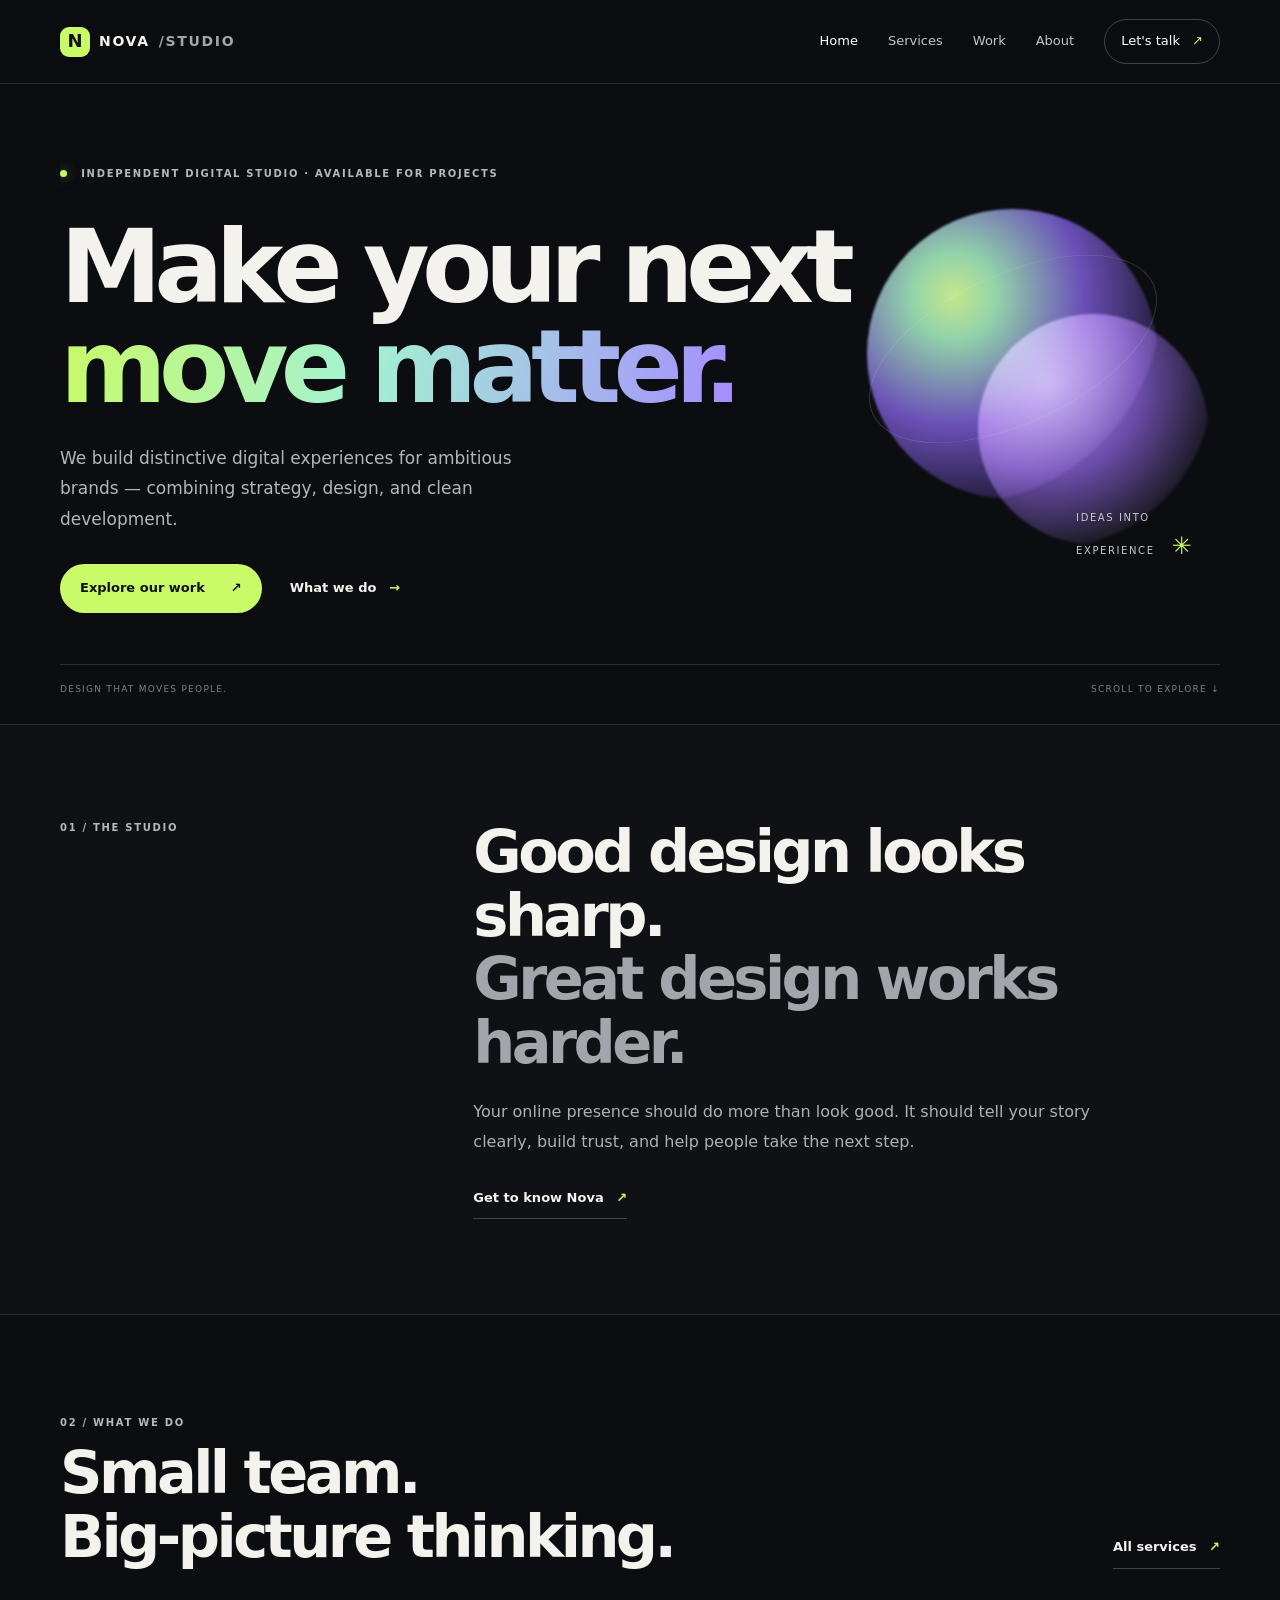
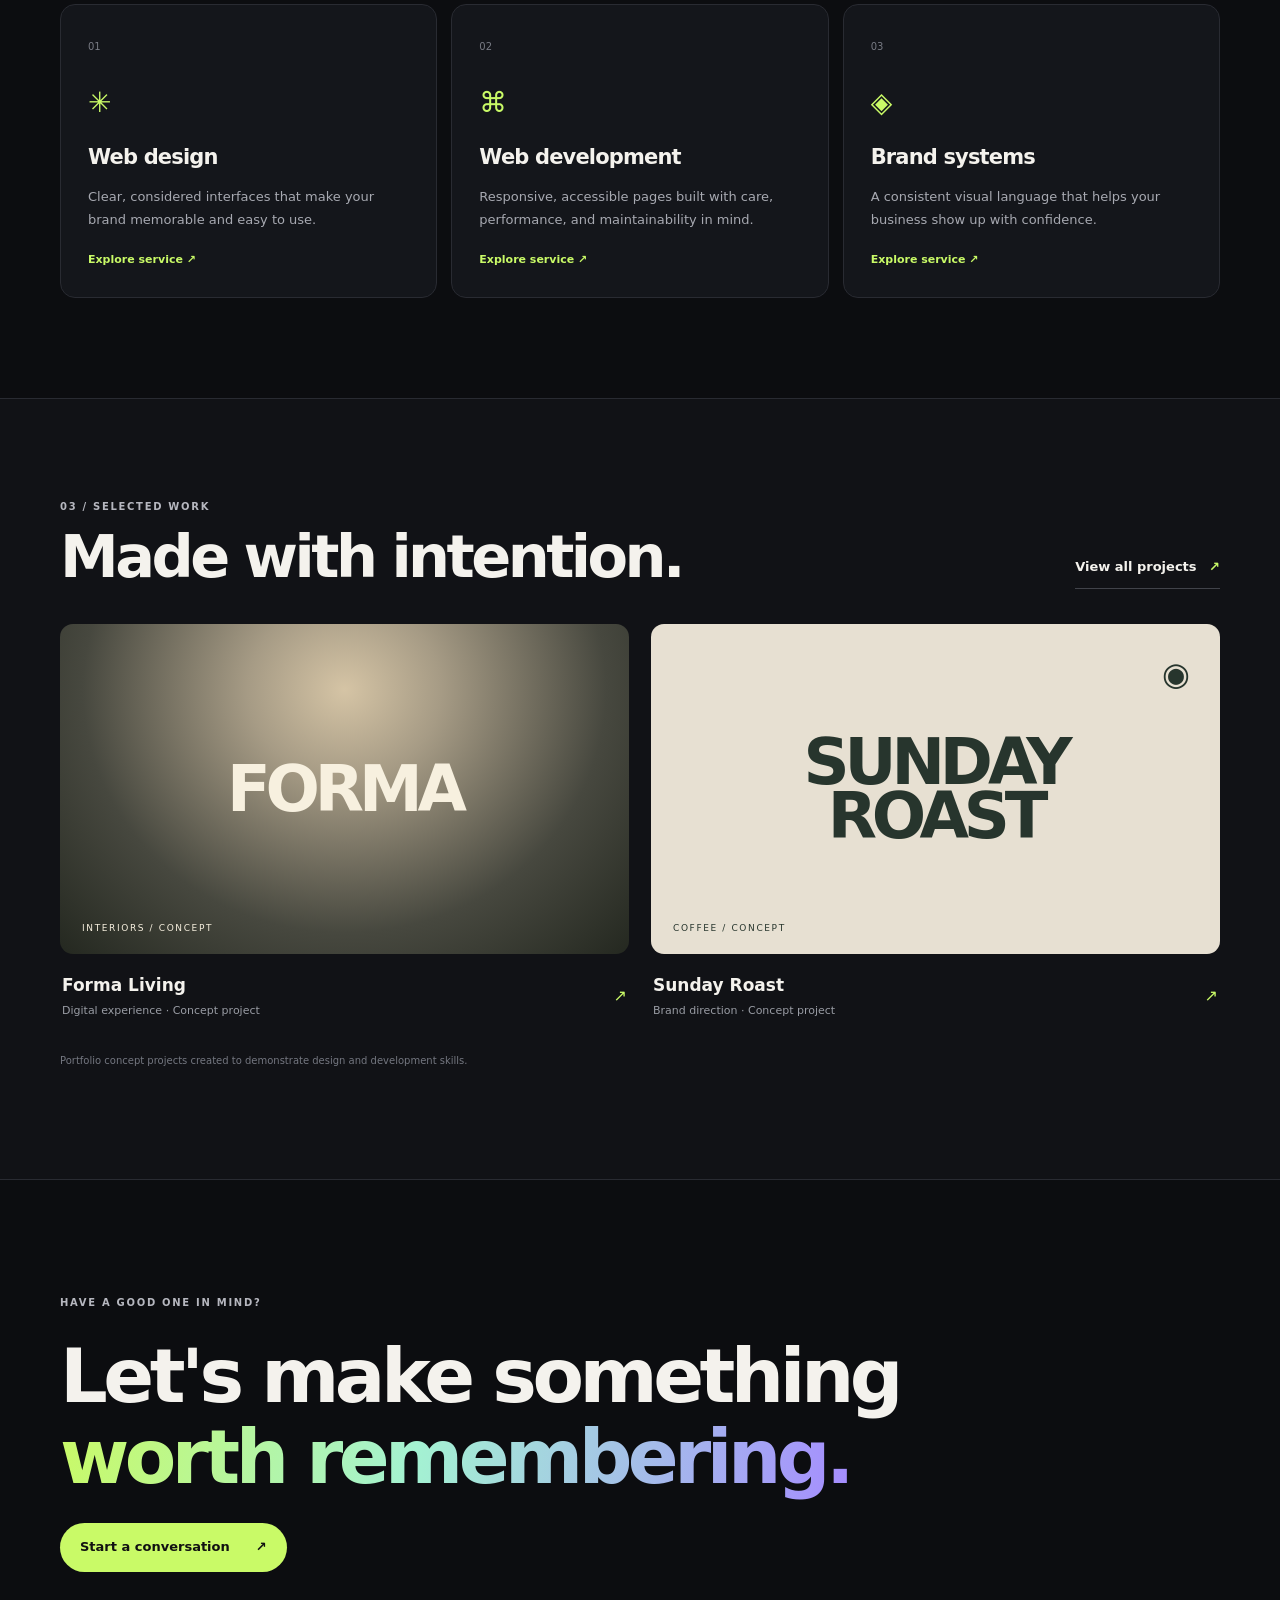
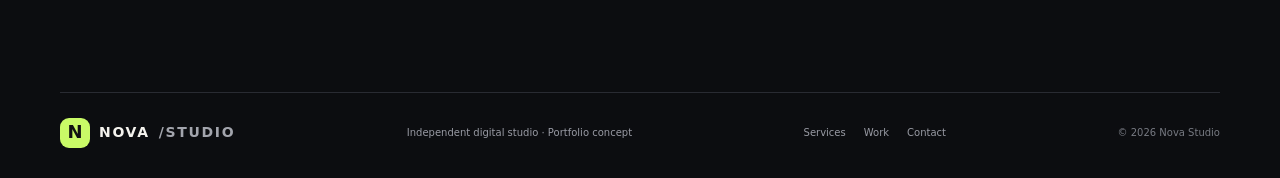
<file: index.html>
<!doctype html>
<html lang="en">
<head>
  <meta charset="utf-8"><meta name="viewport" content="width=device-width, initial-scale=1">
  <meta name="description" content="Nova Studio creates thoughtful digital experiences, websites, and brand systems.">
  <title>Nova Studio — Digital experiences with purpose</title><link rel="stylesheet" href="styles.css">
  <script src="script.js" defer></script>
</head>
<body>
<header class="site-header"><a class="logo" href="index.html"><span class="logo-mark">N</span> NOVA<span class="muted">/STUDIO</span></a>
<button class="menu-toggle" aria-label="Toggle navigation" aria-expanded="false">☰</button>
<nav class="nav"><a class="active" href="index.html">Home</a><a href="services.html">Services</a><a href="work.html">Work</a><a href="about.html">About</a><a class="nav-cta" href="contact.html">Let's talk <span>↗</span></a></nav></header>
<main>
<section class="hero wrap"><div class="eyebrow"><span class="dot"></span> INDEPENDENT DIGITAL STUDIO · AVAILABLE FOR PROJECTS</div><h1>Make your next<br><span class="gradient-text">move matter.</span></h1><p class="hero-copy">We build distinctive digital experiences for ambitious brands — combining strategy, design, and clean development.</p><div class="hero-actions"><a class="button button-light" href="work.html">Explore our work <span>↗</span></a><a class="text-link" href="services.html">What we do <span>→</span></a></div>
<div class="hero-art" aria-label="Abstract decorative gradient artwork"><div class="orb orb-one"></div><div class="orb orb-two"></div><div class="art-ring"></div><div class="art-label">IDEAS INTO<br>EXPERIENCE <span>✳</span></div></div>
<div class="hero-foot"><span>DESIGN THAT MOVES PEOPLE.</span><span>SCROLL TO EXPLORE ↓</span></div></section>
<section class="intro-section"><div class="wrap intro-grid"><p class="eyebrow">01 / THE STUDIO</p><div><h2>Good design looks sharp.<br><span class="muted">Great design works harder.</span></h2><p class="body-copy">Your online presence should do more than look good. It should tell your story clearly, build trust, and help people take the next step.</p><a class="under-link" href="about.html">Get to know Nova <span>↗</span></a></div></div></section>
<section class="services-preview wrap"><div class="section-head"><div><p class="eyebrow">02 / WHAT WE DO</p><h2>Small team.<br>Big-picture thinking.</h2></div><a class="under-link" href="services.html">All services <span>↗</span></a></div><div class="service-grid"><article class="service-card"><span class="card-number">01</span><div class="service-icon">✳</div><h3>Web design</h3><p>Clear, considered interfaces that make your brand memorable and easy to use.</p><a href="services.html">Explore service ↗</a></article><article class="service-card"><span class="card-number">02</span><div class="service-icon">⌘</div><h3>Web development</h3><p>Responsive, accessible pages built with care, performance, and maintainability in mind.</p><a href="services.html">Explore service ↗</a></article><article class="service-card"><span class="card-number">03</span><div class="service-icon">◈</div><h3>Brand systems</h3><p>A consistent visual language that helps your business show up with confidence.</p><a href="services.html">Explore service ↗</a></article></div></section>
<section class="feature-work"><div class="wrap"><div class="section-head"><div><p class="eyebrow">03 / SELECTED WORK</p><h2>Made with intention.</h2></div><a class="under-link" href="work.html">View all projects <span>↗</span></a></div><div class="project-grid"><a class="project-card project-a" href="work.html"><div class="project-visual visual-a"><span class="visual-word">FORMA</span><span class="visual-caption">INTERIORS / CONCEPT</span></div><div class="project-meta"><div><h3>Forma Living</h3><p>Digital experience · Concept project</p></div><span>↗</span></div></a><a class="project-card project-b" href="work.html"><div class="project-visual visual-b"><span class="coffee-cup">◉</span><span class="visual-word">SUNDAY<br>ROAST</span><span class="visual-caption">COFFEE / CONCEPT</span></div><div class="project-meta"><div><h3>Sunday Roast</h3><p>Brand direction · Concept project</p></div><span>↗</span></div></a></div><p class="small-note">Portfolio concept projects created to demonstrate design and development skills.</p></div></section>
<section class="cta-section wrap"><p class="eyebrow">HAVE A GOOD ONE IN MIND?</p><h2>Let's make something<br><span class="gradient-text">worth remembering.</span></h2><a class="button button-light" href="contact.html">Start a conversation <span>↗</span></a></section>
</main>
<footer class="footer wrap"><a class="logo" href="index.html"><span class="logo-mark">N</span> NOVA<span class="muted">/STUDIO</span></a><p>Independent digital studio · Portfolio concept</p><div><a href="services.html">Services</a><a href="work.html">Work</a><a href="contact.html">Contact</a></div><span class="copyright">© <span data-year></span> Nova Studio</span></footer>
</body></html>
</file>
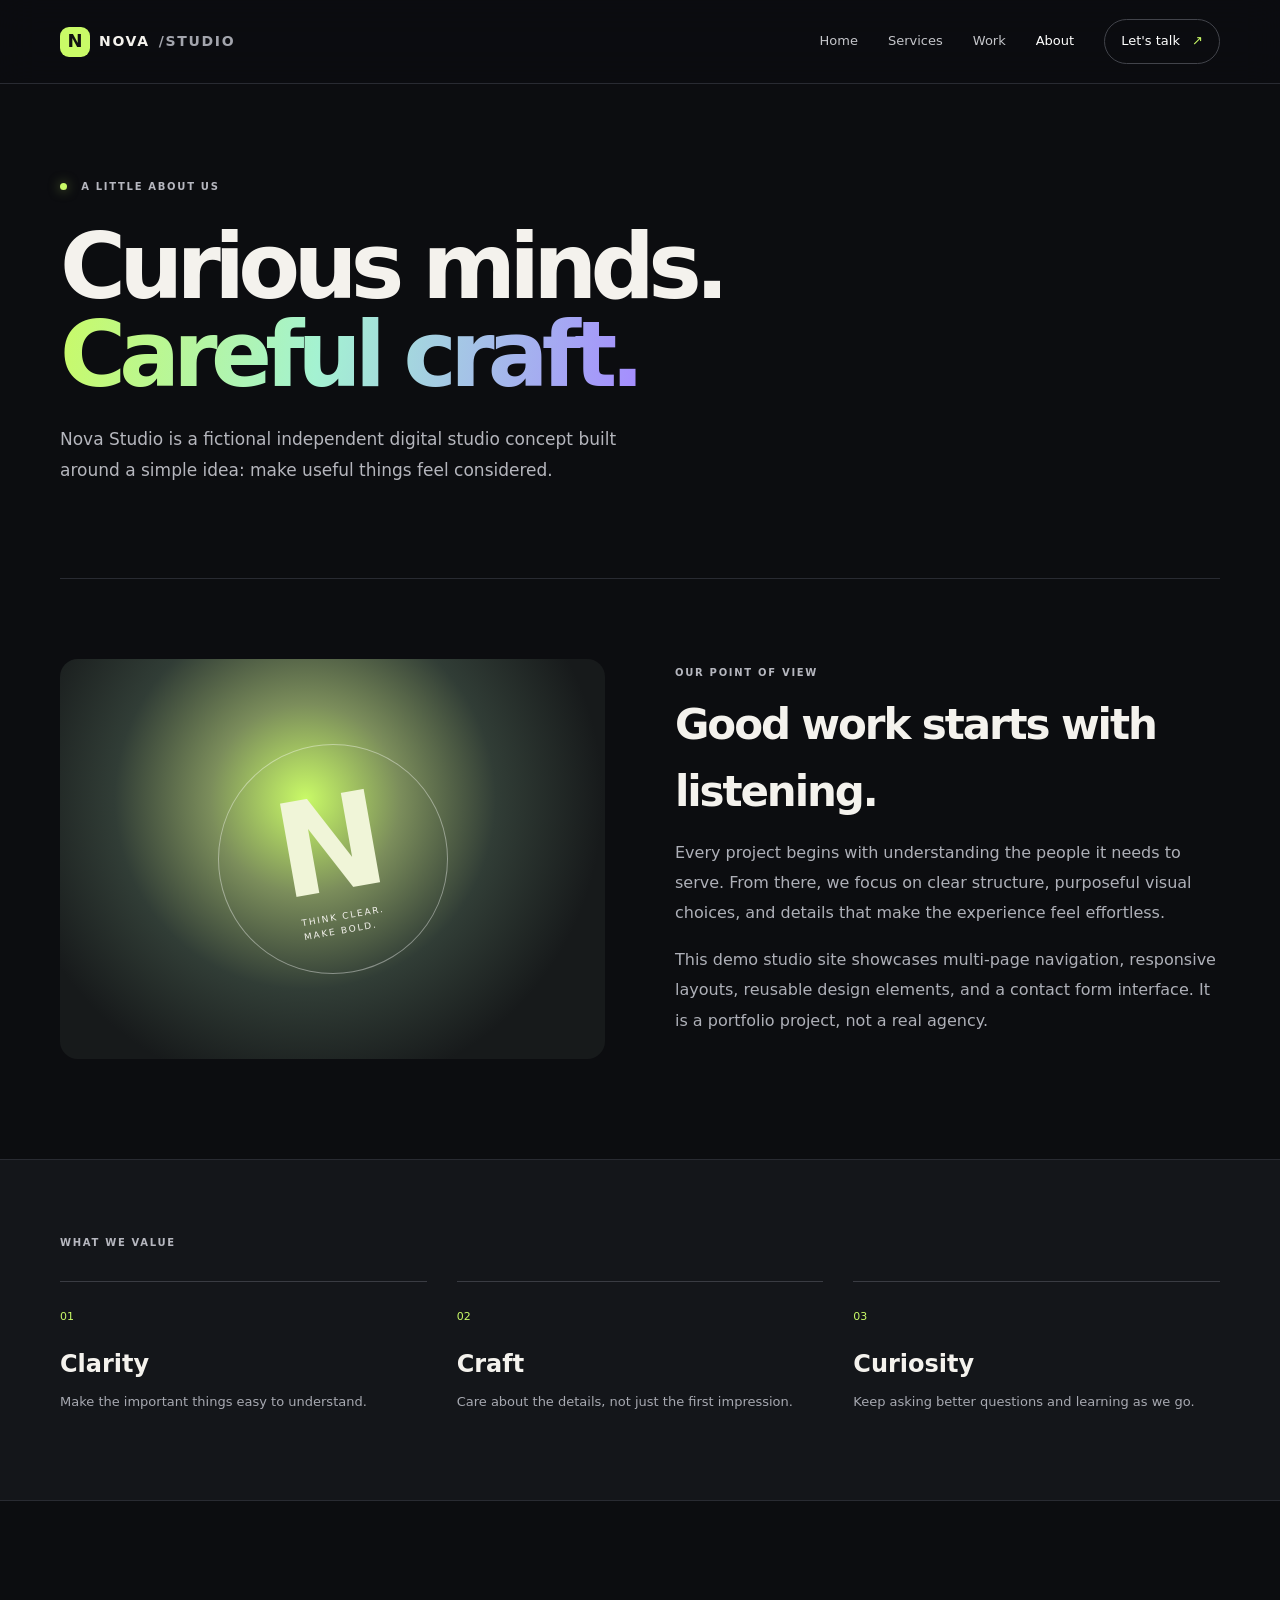
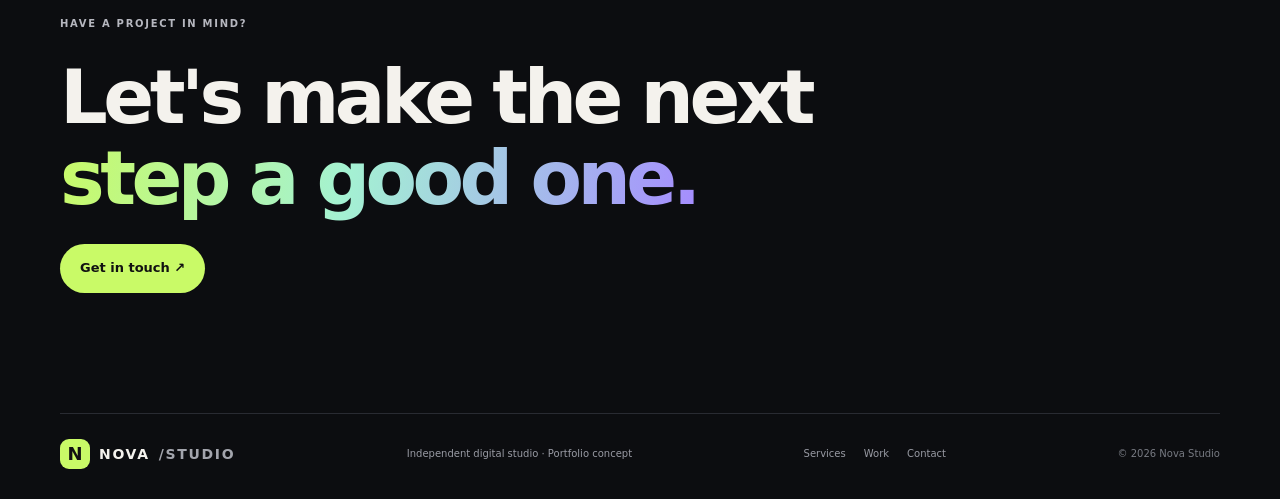
<file: about.html>
<!doctype html>
<html lang="en"><head><meta charset="utf-8"><meta name="viewport" content="width=device-width, initial-scale=1"><title>About — Nova Studio</title><link rel="stylesheet" href="styles.css"><script src="script.js" defer></script></head><body>
<header class="site-header"><a class="logo" href="index.html"><span class="logo-mark">N</span> NOVA<span class="muted">/STUDIO</span></a><button class="menu-toggle" aria-label="Toggle navigation" aria-expanded="false">☰</button><nav class="nav"><a href="index.html">Home</a><a href="services.html">Services</a><a href="work.html">Work</a><a class="active" href="about.html">About</a><a class="nav-cta" href="contact.html">Let's talk <span>↗</span></a></nav></header>
<main><section class="page-hero wrap"><p class="eyebrow"><span class="dot"></span> A LITTLE ABOUT US</p><h1>Curious minds.<br><span class="gradient-text">Careful craft.</span></h1><p class="hero-copy">Nova Studio is a fictional independent digital studio concept built around a simple idea: make useful things feel considered.</p></section>
<section class="about-split wrap"><div class="about-art"><div class="about-art-inner"><span>N</span><small>THINK CLEAR.<br>MAKE BOLD.</small></div></div><div><p class="eyebrow">OUR POINT OF VIEW</p><h2>Good work starts with listening.</h2><p class="body-copy">Every project begins with understanding the people it needs to serve. From there, we focus on clear structure, purposeful visual choices, and details that make the experience feel effortless.</p><p class="body-copy">This demo studio site showcases multi-page navigation, responsive layouts, reusable design elements, and a contact form interface. It is a portfolio project, not a real agency.</p></div></section>
<section class="values-section"><div class="wrap"><p class="eyebrow">WHAT WE VALUE</p><div class="values-grid"><article><span>01</span><h3>Clarity</h3><p>Make the important things easy to understand.</p></article><article><span>02</span><h3>Craft</h3><p>Care about the details, not just the first impression.</p></article><article><span>03</span><h3>Curiosity</h3><p>Keep asking better questions and learning as we go.</p></article></div></div></section><section class="cta-section wrap"><p class="eyebrow">HAVE A PROJECT IN MIND?</p><h2>Let's make the next<br><span class="gradient-text">step a good one.</span></h2><a class="button button-light" href="contact.html">Get in touch ↗</a></section></main>
<footer class="footer wrap"><a class="logo" href="index.html"><span class="logo-mark">N</span> NOVA<span class="muted">/STUDIO</span></a><p>Independent digital studio · Portfolio concept</p><div><a href="services.html">Services</a><a href="work.html">Work</a><a href="contact.html">Contact</a></div><span class="copyright">© <span data-year></span> Nova Studio</span></footer></body></html>
</file>
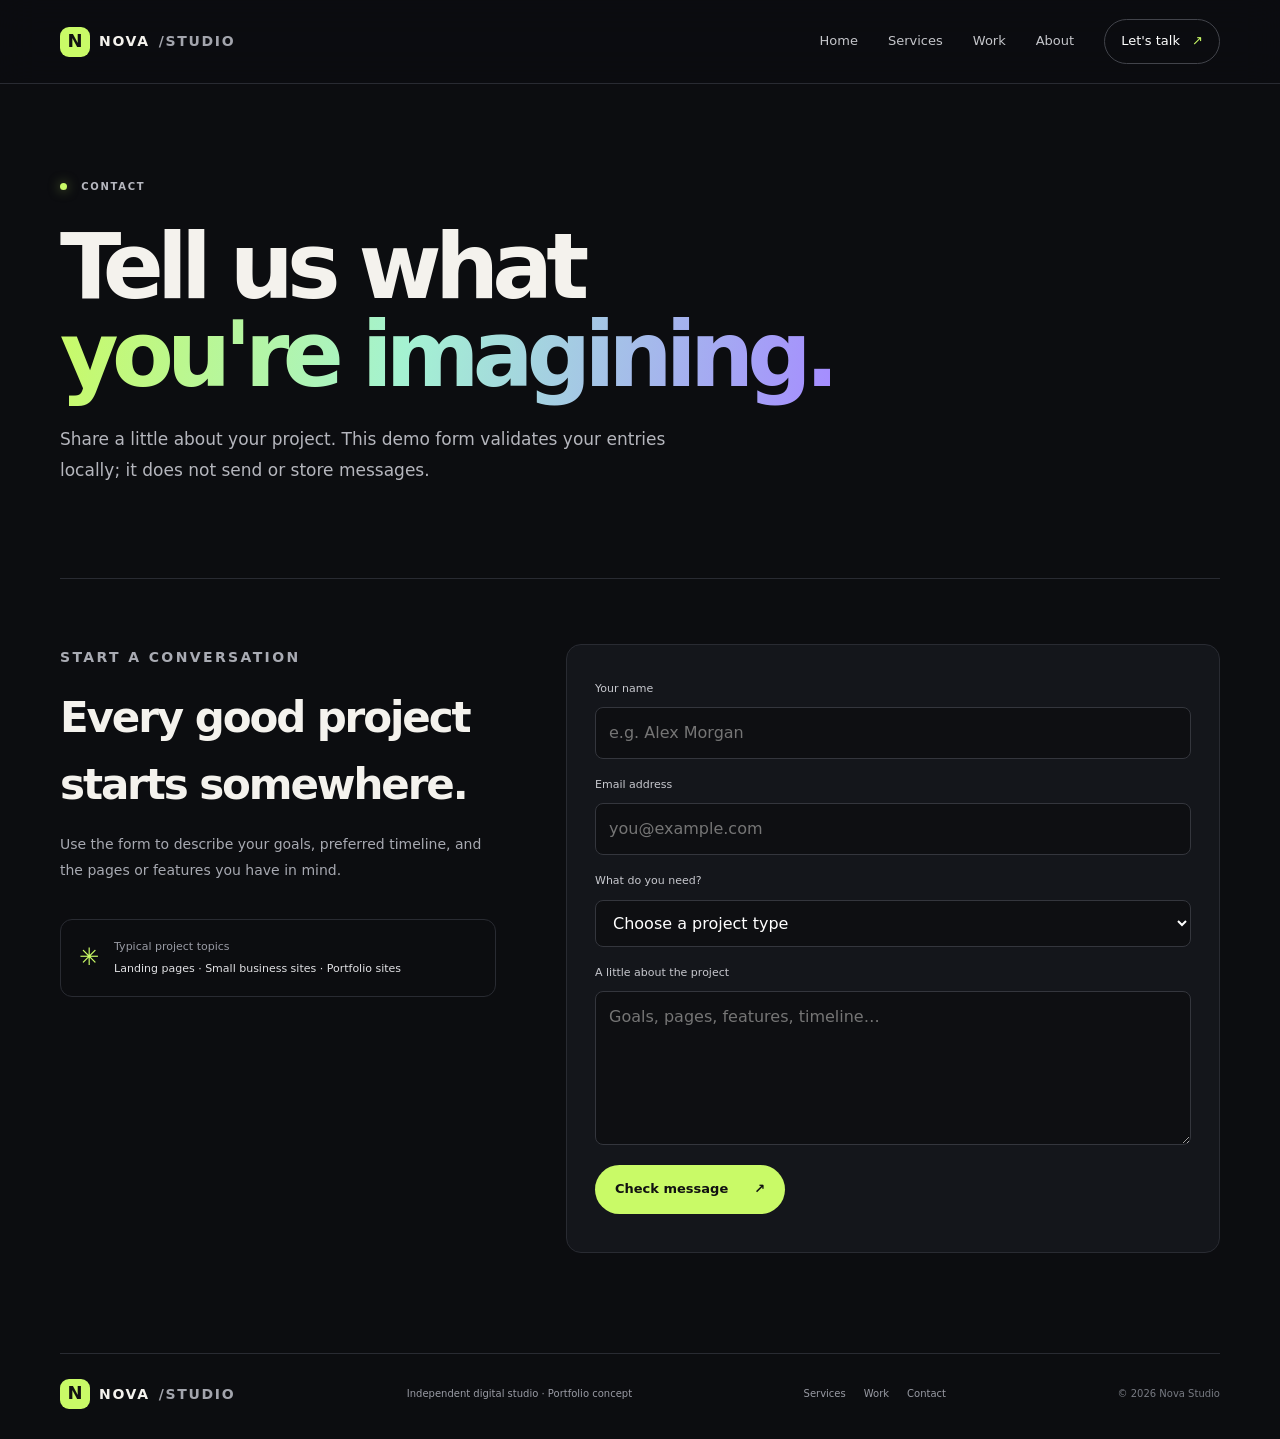
<file: contact.html>
<!doctype html>
<html lang="en"><head><meta charset="utf-8"><meta name="viewport" content="width=device-width, initial-scale=1"><title>Contact — Nova Studio</title><link rel="stylesheet" href="styles.css"><script src="script.js" defer></script></head><body>
<header class="site-header"><a class="logo" href="index.html"><span class="logo-mark">N</span> NOVA<span class="muted">/STUDIO</span></a><button class="menu-toggle" aria-label="Toggle navigation" aria-expanded="false">☰</button><nav class="nav"><a href="index.html">Home</a><a href="services.html">Services</a><a href="work.html">Work</a><a href="about.html">About</a><a class="nav-cta active" href="contact.html">Let's talk <span>↗</span></a></nav></header>
<main><section class="page-hero wrap"><p class="eyebrow"><span class="dot"></span> CONTACT</p><h1>Tell us what<br><span class="gradient-text">you're imagining.</span></h1><p class="hero-copy">Share a little about your project. This demo form validates your entries locally; it does not send or store messages.</p></section>
<section class="contact-layout wrap"><div class="contact-aside"><p class="eyebrow">START A CONVERSATION</p><h2>Every good project starts somewhere.</h2><p>Use the form to describe your goals, preferred timeline, and the pages or features you have in mind.</p><div class="contact-note"><span>✳</span><p>Typical project topics<br><strong>Landing pages · Small business sites · Portfolio sites</strong></p></div></div>
<form class="contact-form" id="contactForm"><label for="name">Your name</label><input id="name" name="name" required placeholder="e.g. Alex Morgan"><label for="email">Email address</label><input id="email" name="email" type="email" required placeholder="you@example.com"><label for="project">What do you need?</label><select id="project" name="project" required><option value="">Choose a project type</option><option>Business website</option><option>Portfolio website</option><option>Landing page</option><option>Something else</option></select><label for="message">A little about the project</label><textarea id="message" name="message" rows="5" required placeholder="Goals, pages, features, timeline…"></textarea><button class="button button-light" type="submit">Check message <span>↗</span></button><p class="form-status" id="formStatus" role="status"></p></form></section></main>
<footer class="footer wrap"><a class="logo" href="index.html"><span class="logo-mark">N</span> NOVA<span class="muted">/STUDIO</span></a><p>Independent digital studio · Portfolio concept</p><div><a href="services.html">Services</a><a href="work.html">Work</a><a href="contact.html">Contact</a></div><span class="copyright">© <span data-year></span> Nova Studio</span></footer></body></html>
</file>
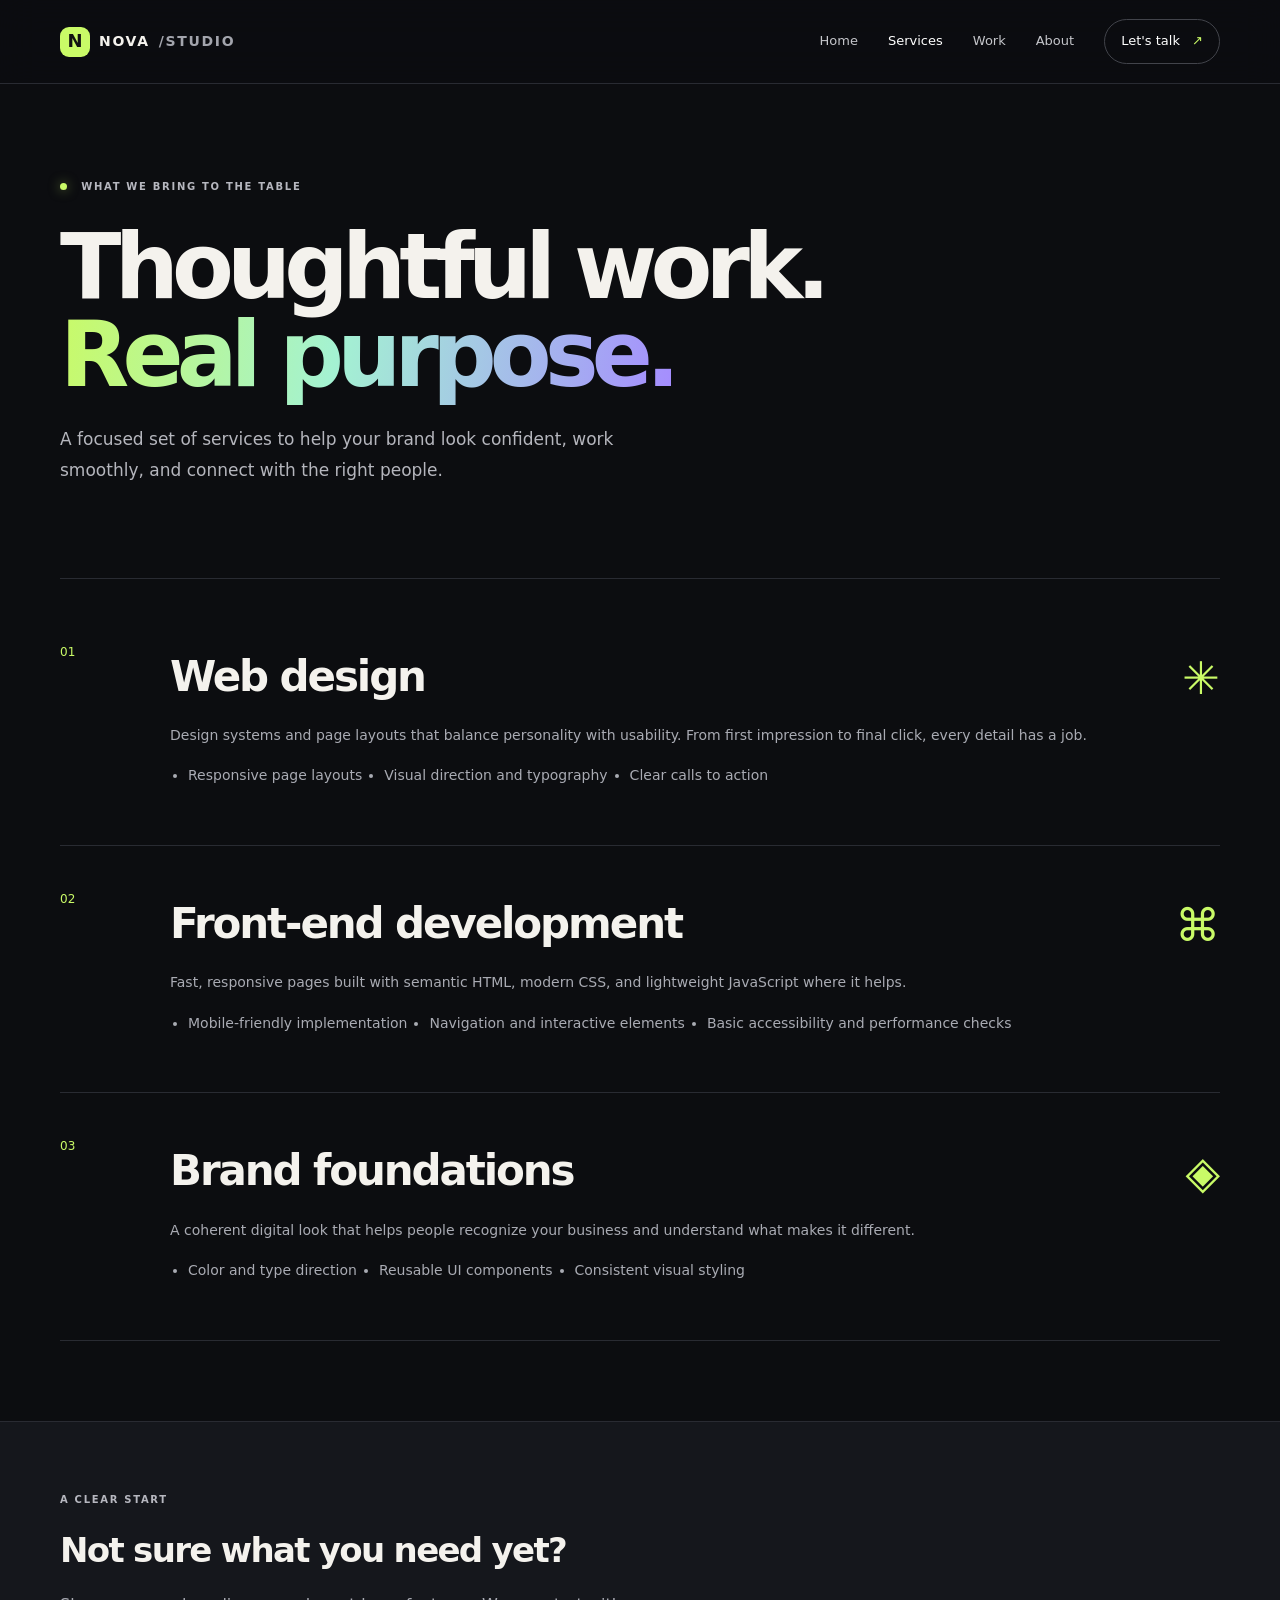
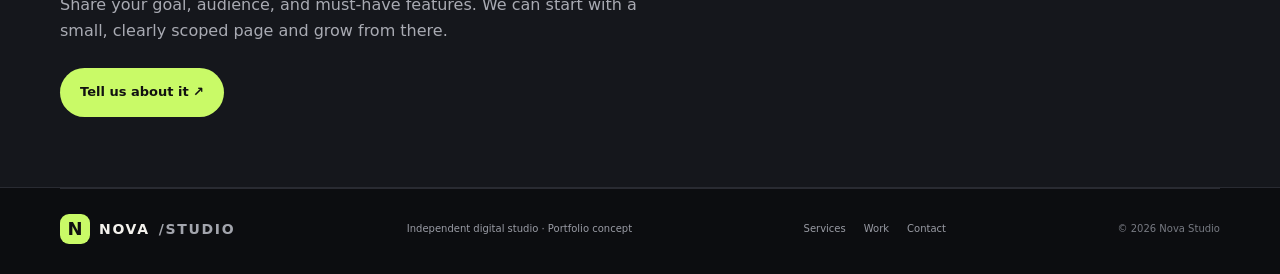
<file: services.html>
<!doctype html>
<html lang="en"><head><meta charset="utf-8"><meta name="viewport" content="width=device-width, initial-scale=1"><title>Services — Nova Studio</title><link rel="stylesheet" href="styles.css"><script src="script.js" defer></script></head><body>
<header class="site-header"><a class="logo" href="index.html"><span class="logo-mark">N</span> NOVA<span class="muted">/STUDIO</span></a><button class="menu-toggle" aria-label="Toggle navigation" aria-expanded="false">☰</button><nav class="nav"><a href="index.html">Home</a><a class="active" href="services.html">Services</a><a href="work.html">Work</a><a href="about.html">About</a><a class="nav-cta" href="contact.html">Let's talk <span>↗</span></a></nav></header>
<main><section class="page-hero wrap"><p class="eyebrow"><span class="dot"></span> WHAT WE BRING TO THE TABLE</p><h1>Thoughtful work.<br><span class="gradient-text">Real purpose.</span></h1><p class="hero-copy">A focused set of services to help your brand look confident, work smoothly, and connect with the right people.</p></section>
<section class="service-detail-list wrap"><article><span class="detail-no">01</span><div><h2>Web design</h2><p>Design systems and page layouts that balance personality with usability. From first impression to final click, every detail has a job.</p><ul><li>Responsive page layouts</li><li>Visual direction and typography</li><li>Clear calls to action</li></ul></div><span class="detail-symbol">✳</span></article><article><span class="detail-no">02</span><div><h2>Front-end development</h2><p>Fast, responsive pages built with semantic HTML, modern CSS, and lightweight JavaScript where it helps.</p><ul><li>Mobile-friendly implementation</li><li>Navigation and interactive elements</li><li>Basic accessibility and performance checks</li></ul></div><span class="detail-symbol">⌘</span></article><article><span class="detail-no">03</span><div><h2>Brand foundations</h2><p>A coherent digital look that helps people recognize your business and understand what makes it different.</p><ul><li>Color and type direction</li><li>Reusable UI components</li><li>Consistent visual styling</li></ul></div><span class="detail-symbol">◈</span></article></section>
<section class="note-band"><div class="wrap note-band-inner"><p class="eyebrow">A CLEAR START</p><h2>Not sure what you need yet?</h2><p>Share your goal, audience, and must-have features. We can start with a small, clearly scoped page and grow from there.</p><a class="button button-light" href="contact.html">Tell us about it ↗</a></div></section></main>
<footer class="footer wrap"><a class="logo" href="index.html"><span class="logo-mark">N</span> NOVA<span class="muted">/STUDIO</span></a><p>Independent digital studio · Portfolio concept</p><div><a href="services.html">Services</a><a href="work.html">Work</a><a href="contact.html">Contact</a></div><span class="copyright">© <span data-year></span> Nova Studio</span></footer></body></html>
</file>
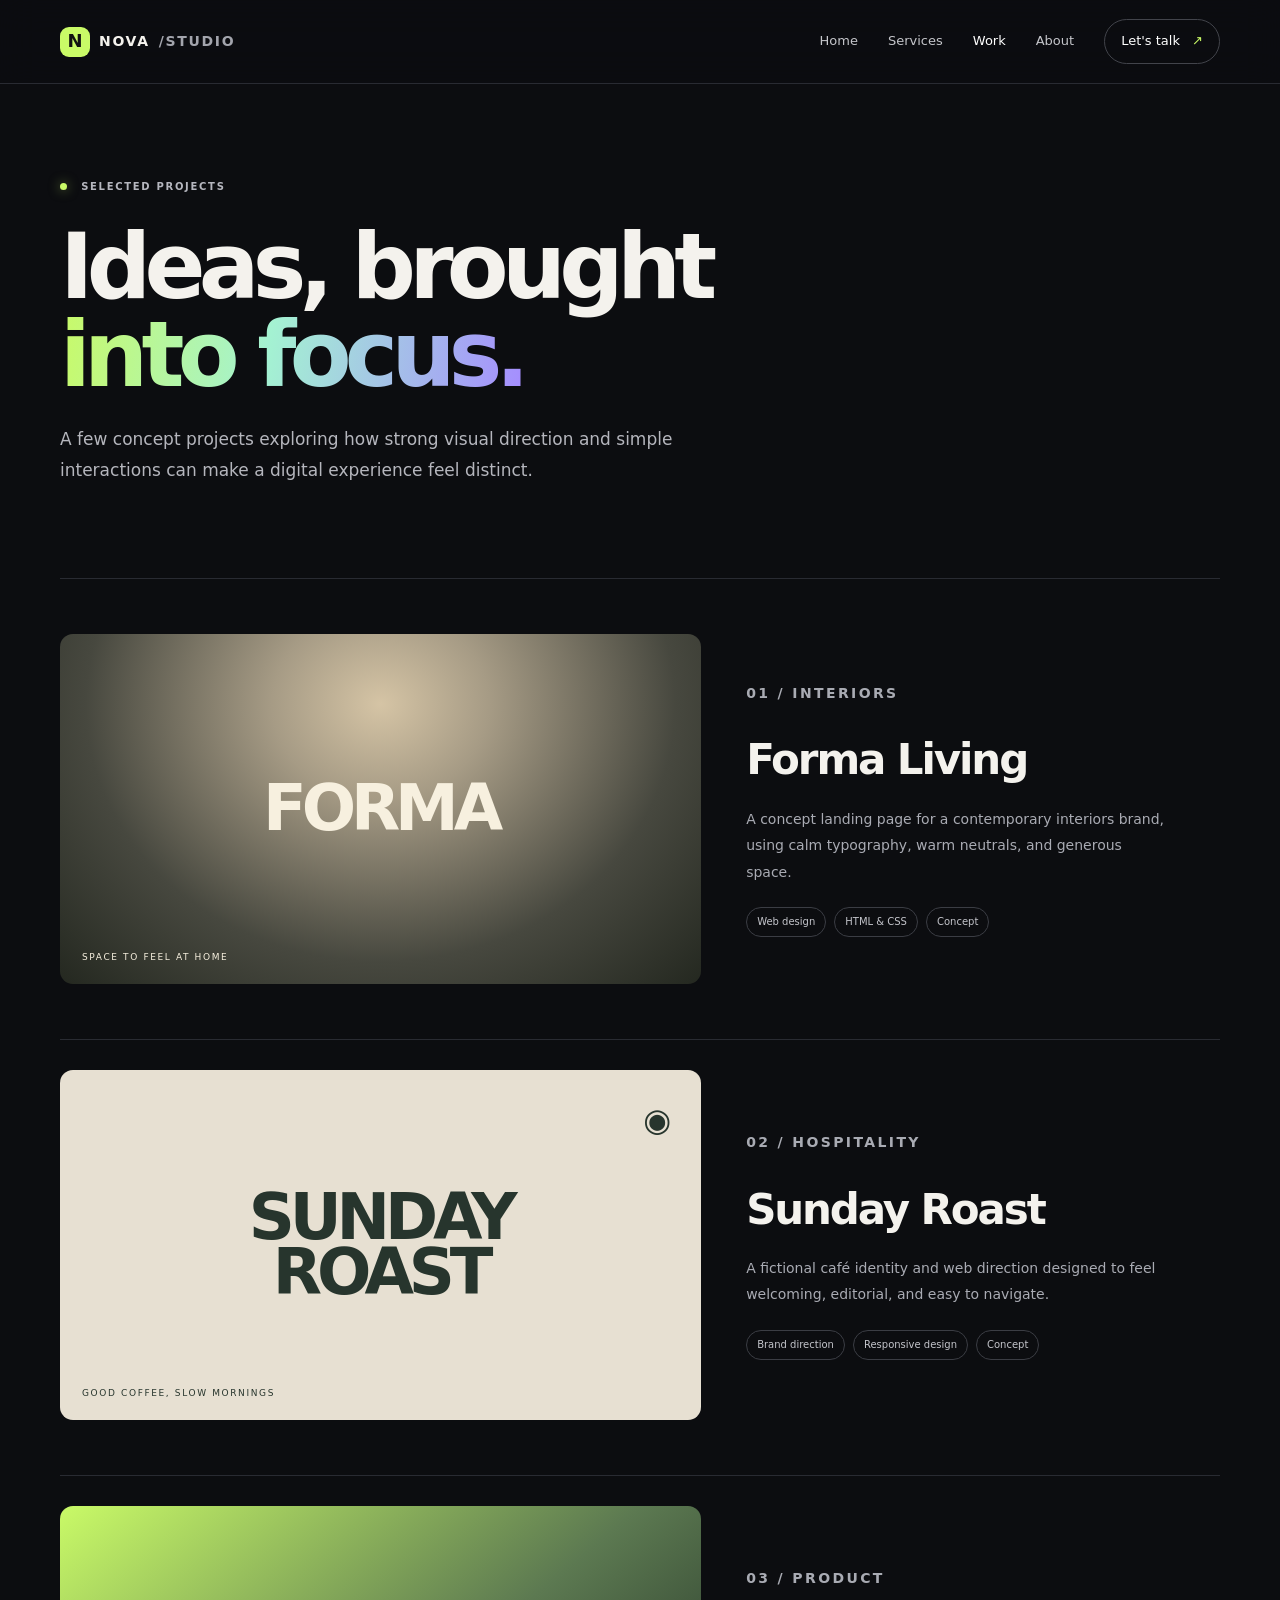
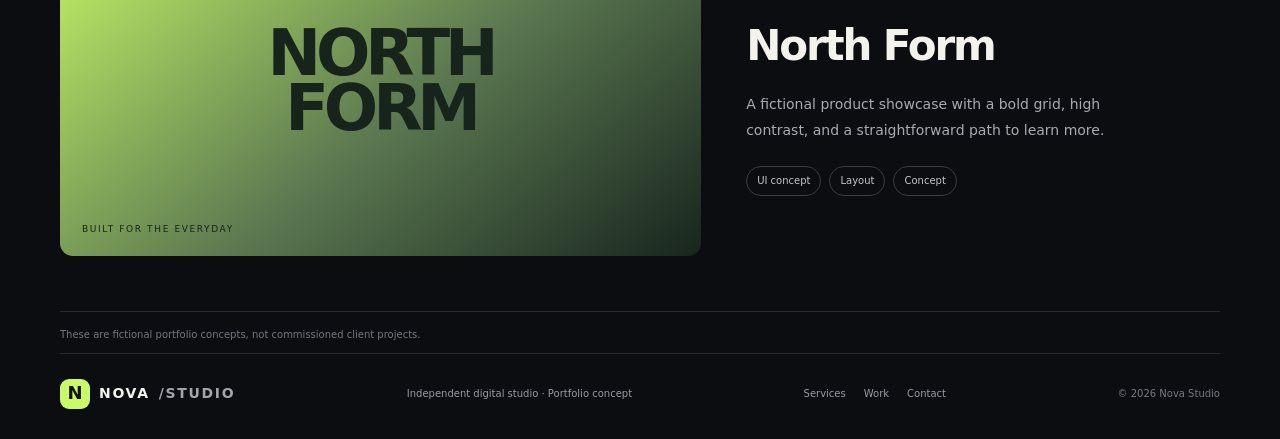
<file: work.html>
<!doctype html>
<html lang="en"><head><meta charset="utf-8"><meta name="viewport" content="width=device-width, initial-scale=1"><title>Selected Work — Nova Studio</title><link rel="stylesheet" href="styles.css"><script src="script.js" defer></script></head><body>
<header class="site-header"><a class="logo" href="index.html"><span class="logo-mark">N</span> NOVA<span class="muted">/STUDIO</span></a><button class="menu-toggle" aria-label="Toggle navigation" aria-expanded="false">☰</button><nav class="nav"><a href="index.html">Home</a><a href="services.html">Services</a><a class="active" href="work.html">Work</a><a href="about.html">About</a><a class="nav-cta" href="contact.html">Let's talk <span>↗</span></a></nav></header>
<main><section class="page-hero wrap"><p class="eyebrow"><span class="dot"></span> SELECTED PROJECTS</p><h1>Ideas, brought<br><span class="gradient-text">into focus.</span></h1><p class="hero-copy">A few concept projects exploring how strong visual direction and simple interactions can make a digital experience feel distinct.</p></section>
<section class="work-list wrap"><article class="work-item"><div class="project-visual visual-a large-visual"><span class="visual-word">FORMA</span><span class="visual-caption">SPACE TO FEEL AT HOME</span></div><div class="work-description"><p class="eyebrow">01 / INTERIORS</p><h2>Forma Living</h2><p>A concept landing page for a contemporary interiors brand, using calm typography, warm neutrals, and generous space.</p><div class="pills"><span>Web design</span><span>HTML & CSS</span><span>Concept</span></div></div></article><article class="work-item"><div class="project-visual visual-b large-visual"><span class="coffee-cup">◉</span><span class="visual-word">SUNDAY<br>ROAST</span><span class="visual-caption">GOOD COFFEE, SLOW MORNINGS</span></div><div class="work-description"><p class="eyebrow">02 / HOSPITALITY</p><h2>Sunday Roast</h2><p>A fictional café identity and web direction designed to feel welcoming, editorial, and easy to navigate.</p><div class="pills"><span>Brand direction</span><span>Responsive design</span><span>Concept</span></div></div></article><article class="work-item"><div class="project-visual visual-c large-visual"><span class="visual-word">NORTH<br>FORM</span><span class="visual-caption">BUILT FOR THE EVERYDAY</span></div><div class="work-description"><p class="eyebrow">03 / PRODUCT</p><h2>North Form</h2><p>A fictional product showcase with a bold grid, high contrast, and a straightforward path to learn more.</p><div class="pills"><span>UI concept</span><span>Layout</span><span>Concept</span></div></div></article></section><p class="small-note wrap">These are fictional portfolio concepts, not commissioned client projects.</p></main>
<footer class="footer wrap"><a class="logo" href="index.html"><span class="logo-mark">N</span> NOVA<span class="muted">/STUDIO</span></a><p>Independent digital studio · Portfolio concept</p><div><a href="services.html">Services</a><a href="work.html">Work</a><a href="contact.html">Contact</a></div><span class="copyright">© <span data-year></span> Nova Studio</span></footer></body></html>
</file>
<file: styles.css>
:root{--bg:#0c0d10;--panel:#14161b;--text:#f4f2ed;--muted:#a3a5ad;--line:#292b32;--lime:#c9fa67;--purple:#a58cff;--max:1160px}*{box-sizing:border-box}html{scroll-behavior:smooth}body{margin:0;background:var(--bg);color:var(--text);font-family:Inter,ui-sans-serif,system-ui,-apple-system,BlinkMacSystemFont,"Segoe UI",sans-serif;line-height:1.6}a{color:inherit;text-decoration:none}button,input,textarea,select{font:inherit}.wrap{width:min(var(--max),calc(100% - 48px));margin-inline:auto}.site-header{height:84px;display:flex;align-items:center;justify-content:space-between;padding:0 max(24px,calc((100vw - var(--max))/2));border-bottom:1px solid var(--line);position:sticky;top:0;z-index:20;background:rgba(12,13,16,.88);backdrop-filter:blur(18px)}.logo{font-size:14px;letter-spacing:.12em;font-weight:800;display:flex;align-items:center;gap:9px}.logo-mark{display:grid;place-items:center;width:30px;height:30px;background:var(--lime);color:#111;border-radius:9px;font-size:18px;letter-spacing:0}.muted{color:var(--muted)}.nav{display:flex;align-items:center;gap:30px;font-size:13px;color:#c5c6cb}.nav a:hover,.nav a.active{color:white}.nav-cta{padding:11px 16px;border:1px solid #42444b;border-radius:999px;color:white!important}.nav-cta span{color:var(--lime);margin-left:8px}.menu-toggle{display:none;background:none;color:white;border:0;font-size:24px}.hero{padding-top:82px;position:relative;min-height:640px;overflow:hidden}.eyebrow{font-size:10px;letter-spacing:.17em;font-weight:750;color:#b6b7bf}.dot{display:inline-block;width:7px;height:7px;background:var(--lime);border-radius:50%;margin-right:9px;box-shadow:0 0 12px #c9fa6780}h1,h2,h3,p{margin-top:0}h1{font-size:clamp(56px,8vw,104px);line-height:.98;letter-spacing:-.075em;font-weight:650;margin:35px 0 25px;position:relative;z-index:2}.gradient-text{background:linear-gradient(100deg,var(--lime),#a4f2d2 45%,var(--purple));color:transparent;background-clip:text;-webkit-background-clip:text}.hero-copy{max-width:510px;color:#b5b6bd;font-size:17px;line-height:1.8;position:relative;z-index:2}.hero-actions{display:flex;align-items:center;gap:28px;margin-top:30px;position:relative;z-index:2}.button{display:inline-flex;align-items:center;gap:26px;border:0;border-radius:999px;padding:14px 20px;font-weight:750;font-size:13px;cursor:pointer}.button-light{background:var(--lime);color:#111}.button-light:hover{background:#d8ff91;transform:translateY(-1px)}.text-link,.under-link{font-size:13px;font-weight:700}.text-link span,.under-link span{color:var(--lime);margin-left:8px}.hero-art{position:absolute;right:1%;top:105px;width:44%;height:390px;pointer-events:none}.orb{position:absolute;border-radius:50%;filter:blur(1px)}.orb-one{width:290px;height:290px;right:10%;top:20px;background:radial-gradient(circle at 30% 30%,#d9ff9b 0,#a1e9bb 15%,#7558ca 45%,#292044 72%,transparent 73%);opacity:.9}.orb-two{width:230px;height:230px;right:0;top:125px;background:radial-gradient(circle at 30% 30%,#c5b4ff,#7750c4 40%,#171322 72%,transparent 73%);mix-blend-mode:screen;opacity:.85}.art-ring{position:absolute;right:8%;top:5px;width:310px;height:310px;border:1px solid #ffffff2a;border-radius:50%;transform:rotate(-25deg) scaleY(.48)}.art-label{position:absolute;right:3%;bottom:12px;font-size:10px;letter-spacing:.16em;line-height:1.7;color:#c7c7cf}.art-label span{font-size:24px;color:var(--lime);margin-left:12px}.hero-foot{display:flex;justify-content:space-between;position:absolute;bottom:28px;left:0;right:0;border-top:1px solid var(--line);padding-top:17px;color:#7e8088;font-size:9px;letter-spacing:.14em}.intro-section{border-top:1px solid var(--line);border-bottom:1px solid var(--line);padding:95px 0;background:#101115}.intro-grid{display:grid;grid-template-columns:1fr 2fr;gap:40px}.intro-grid h2,.section-head h2,.cta-section h2{font-size:clamp(36px,5vw,59px);letter-spacing:-.06em;line-height:1.08;margin-bottom:22px}.body-copy{color:#aeb0b8;max-width:630px;line-height:1.9}.under-link{display:inline-block;margin-top:14px;border-bottom:1px solid #41434a;padding-bottom:10px}.services-preview,.feature-work{padding-top:100px;padding-bottom:100px}.section-head{display:flex;align-items:end;justify-content:space-between;margin-bottom:35px}.section-head h2{margin-bottom:0}.service-grid{display:grid;grid-template-columns:repeat(3,1fr);gap:14px}.service-card{background:var(--panel);border:1px solid var(--line);padding:27px;border-radius:15px;min-height:270px;position:relative;transition:transform .2s,border-color .2s}.service-card:hover{transform:translateY(-4px);border-color:#555862}.card-number{font-size:10px;color:#777a83}.service-icon{font-size:28px;color:var(--lime);margin:24px 0 15px}.service-card h3{font-size:21px;letter-spacing:-.04em;margin-bottom:10px}.service-card p{font-size:13px;color:#a7a9b1;line-height:1.8}.service-card>a{font-size:11px;color:var(--lime);font-weight:700}.feature-work{background:#111216;border-block:1px solid var(--line)}.project-grid{display:grid;grid-template-columns:1fr 1fr;gap:22px}.project-visual{height:330px;border-radius:13px;position:relative;overflow:hidden;display:flex;align-items:center;justify-content:center}.visual-a{background:radial-gradient(ellipse at 50% 20%,#d5c4a5 0,#a69b85 24%,#47483f 65%,#242820 100%);color:#f7f0df}.visual-b{background:#e7e0d2;color:#27352d}.visual-c{background:linear-gradient(140deg,#c9fa67,#5c7951 55%,#18251e);color:#17241c}.visual-word{font-size:clamp(38px,5vw,70px);font-weight:800;letter-spacing:-.08em;line-height:.85;text-align:center}.visual-caption{position:absolute;left:22px;bottom:19px;font-size:9px;letter-spacing:.18em}.coffee-cup{position:absolute;top:25px;right:30px;font-size:32px}.project-meta{display:flex;justify-content:space-between;align-items:center;padding:18px 2px}.project-meta h3{font-size:17px;margin-bottom:3px}.project-meta p{font-size:11px;color:#999ca4;margin-bottom:0}.project-meta>span{color:var(--lime)}.small-note{font-size:10px;color:#747780;margin-top:15px}.cta-section{padding-top:115px;padding-bottom:120px}.cta-section h2{font-size:clamp(42px,6vw,75px);margin:25px 0}.footer{border-top:1px solid var(--line);padding-top:25px;padding-bottom:30px;display:flex;align-items:center;justify-content:space-between;gap:18px;flex-wrap:wrap}.footer p,.footer a:not(.logo){font-size:10px;color:#999ba4;margin:0}.footer div{display:flex;gap:18px}.copyright{font-size:10px;color:#777a82}.page-hero{padding-top:95px;padding-bottom:75px;border-bottom:1px solid var(--line)}.page-hero h1{font-size:clamp(55px,8vw,90px);margin-top:28px}.page-hero .hero-copy{max-width:620px}.service-detail-list{padding-top:20px;padding-bottom:80px}.service-detail-list article{display:grid;grid-template-columns:80px 1fr 100px;gap:30px;padding:44px 0;border-bottom:1px solid var(--line)}.detail-no{color:var(--lime);font-size:12px}.service-detail-list h2,.work-description h2,.about-split h2,.contact-aside h2{font-size:clamp(28px,4vw,42px);letter-spacing:-.05em;margin-bottom:12px}.service-detail-list article p,.service-detail-list li,.work-description p,.contact-aside>p{color:#a9abb3;font-size:14px;line-height:1.9}.service-detail-list ul{display:flex;gap:22px;flex-wrap:wrap;padding-left:18px;color:#d7d7dc;font-size:12px}.detail-symbol{font-size:45px;color:var(--lime);text-align:right}.note-band{background:#15171c;border-block:1px solid var(--line);padding:70px 0}.note-band-inner{max-width:var(--max)}.note-band h2{font-size:34px;letter-spacing:-.05em;margin:15px 0}.note-band p:not(.eyebrow){max-width:600px;color:#a9abb3;margin-bottom:25px}.work-list{padding-top:25px}.work-item{display:grid;grid-template-columns:1.15fr .85fr;gap:45px;align-items:center;padding:30px 0 55px;border-bottom:1px solid var(--line)}.large-visual{height:350px}.work-description .eyebrow{margin-bottom:20px}.work-description p:not(.eyebrow){max-width:420px}.pills{display:flex;flex-wrap:wrap;gap:8px;margin-top:22px}.pills span{border:1px solid #3b3d44;border-radius:99px;padding:6px 10px;font-size:10px;color:#c4c5cb}.about-split{padding-top:80px;padding-bottom:100px;display:grid;grid-template-columns:1fr 1fr;gap:70px;align-items:center}.about-art{min-height:400px;border-radius:18px;background:radial-gradient(circle at 45% 35%,#c9fa67,#7b8d5b 24%,#313d36 48%,#171a1b 75%);display:grid;place-items:center;overflow:hidden}.about-art-inner{width:230px;height:230px;border:1px solid #ffffff65;border-radius:50%;display:flex;flex-direction:column;align-items:center;justify-content:center;transform:rotate(-10deg)}.about-art-inner span{font-size:130px;font-weight:800;line-height:1;color:#f0f5d8}.about-art-inner small{font-size:9px;letter-spacing:.2em;line-height:1.6}.values-section{background:#14161a;padding:75px 0;border-block:1px solid var(--line)}.values-grid{display:grid;grid-template-columns:repeat(3,1fr);gap:30px;margin-top:30px}.values-grid article{border-top:1px solid #3a3c43;padding-top:20px}.values-grid article span{color:var(--lime);font-size:11px}.values-grid h3{font-size:24px;margin:18px 0 8px}.values-grid p{font-size:13px;color:#a7a9b1}.contact-layout{display:grid;grid-template-columns:.8fr 1.2fr;gap:70px;padding-top:65px;padding-bottom:100px}.contact-aside>p:not(.eyebrow){font-size:14px;color:#a7a9b1;line-height:1.9}.contact-note{display:flex;gap:15px;margin-top:35px;padding:18px;border:1px solid var(--line);border-radius:12px}.contact-note span{color:var(--lime);font-size:24px}.contact-note p{font-size:11px;color:#999ba4;margin:0}.contact-note strong{display:inline-block;margin-top:5px;color:#e1e1e4;font-weight:500}.contact-form{background:var(--panel);border:1px solid var(--line);border-radius:15px;padding:28px;display:flex;flex-direction:column;gap:10px}.contact-form label{font-size:11px;color:#c7c8ce;margin-top:7px}.contact-form input,.contact-form textarea,.contact-form select{width:100%;background:#0e0f12;color:white;border:1px solid #34363d;border-radius:8px;padding:12px 13px;outline:none}.contact-form input:focus,.contact-form textarea:focus,.contact-form select:focus{border-color:var(--lime)}.contact-form textarea{resize:vertical}.contact-form .button{align-self:flex-start;margin-top:10px}.form-status{font-size:12px;color:var(--lime);margin:0}.form-status.error{color:#ffb3a8}
@media(max-width:760px){.site-header{height:70px}.menu-toggle{display:block}.nav{display:none;position:absolute;top:69px;left:0;right:0;background:#111216;padding:20px 24px 25px;flex-direction:column;align-items:flex-start;border-bottom:1px solid var(--line);gap:20px}.nav.open{display:flex}.hero{padding-top:60px;min-height:690px}.hero-art{top:350px;right:0;width:100%;height:250px;opacity:.72}.orb-one{width:210px;height:210px;right:25%;top:0}.orb-two{width:180px;height:180px;right:8%;top:45px}.art-ring{width:230px;height:230px;right:22%;top:0}.hero-foot{bottom:20px}.intro-grid{grid-template-columns:1fr;gap:20px}.services-preview,.feature-work{padding-top:70px;padding-bottom:70px}.section-head{align-items:flex-start;gap:20px;flex-direction:column}.service-grid,.project-grid,.values-grid{grid-template-columns:1fr}.service-card{min-height:230px}.project-visual{height:280px}.footer{align-items:flex-start;flex-direction:column}.service-detail-list article{grid-template-columns:35px 1fr;gap:15px;padding:30px 0}.detail-symbol{display:none}.service-detail-list ul{display:block}.work-item{grid-template-columns:1fr;gap:20px}.large-visual{height:280px}.about-split,.contact-layout{grid-template-columns:1fr;gap:35px;padding-top:50px;padding-bottom:65px}.about-art{min-height:300px}.page-hero{padding-top:65px;padding-bottom:55px}.cta-section{padding-top:75px;padding-bottom:80px}.wrap{width:min(var(--max),calc(100% - 36px))}.contact-form{padding:20px}}
@media(prefers-reduced-motion:reduce){html{scroll-behavior:auto}*,*::before,*::after{transition:none!important;animation:none!important}}
</file>
